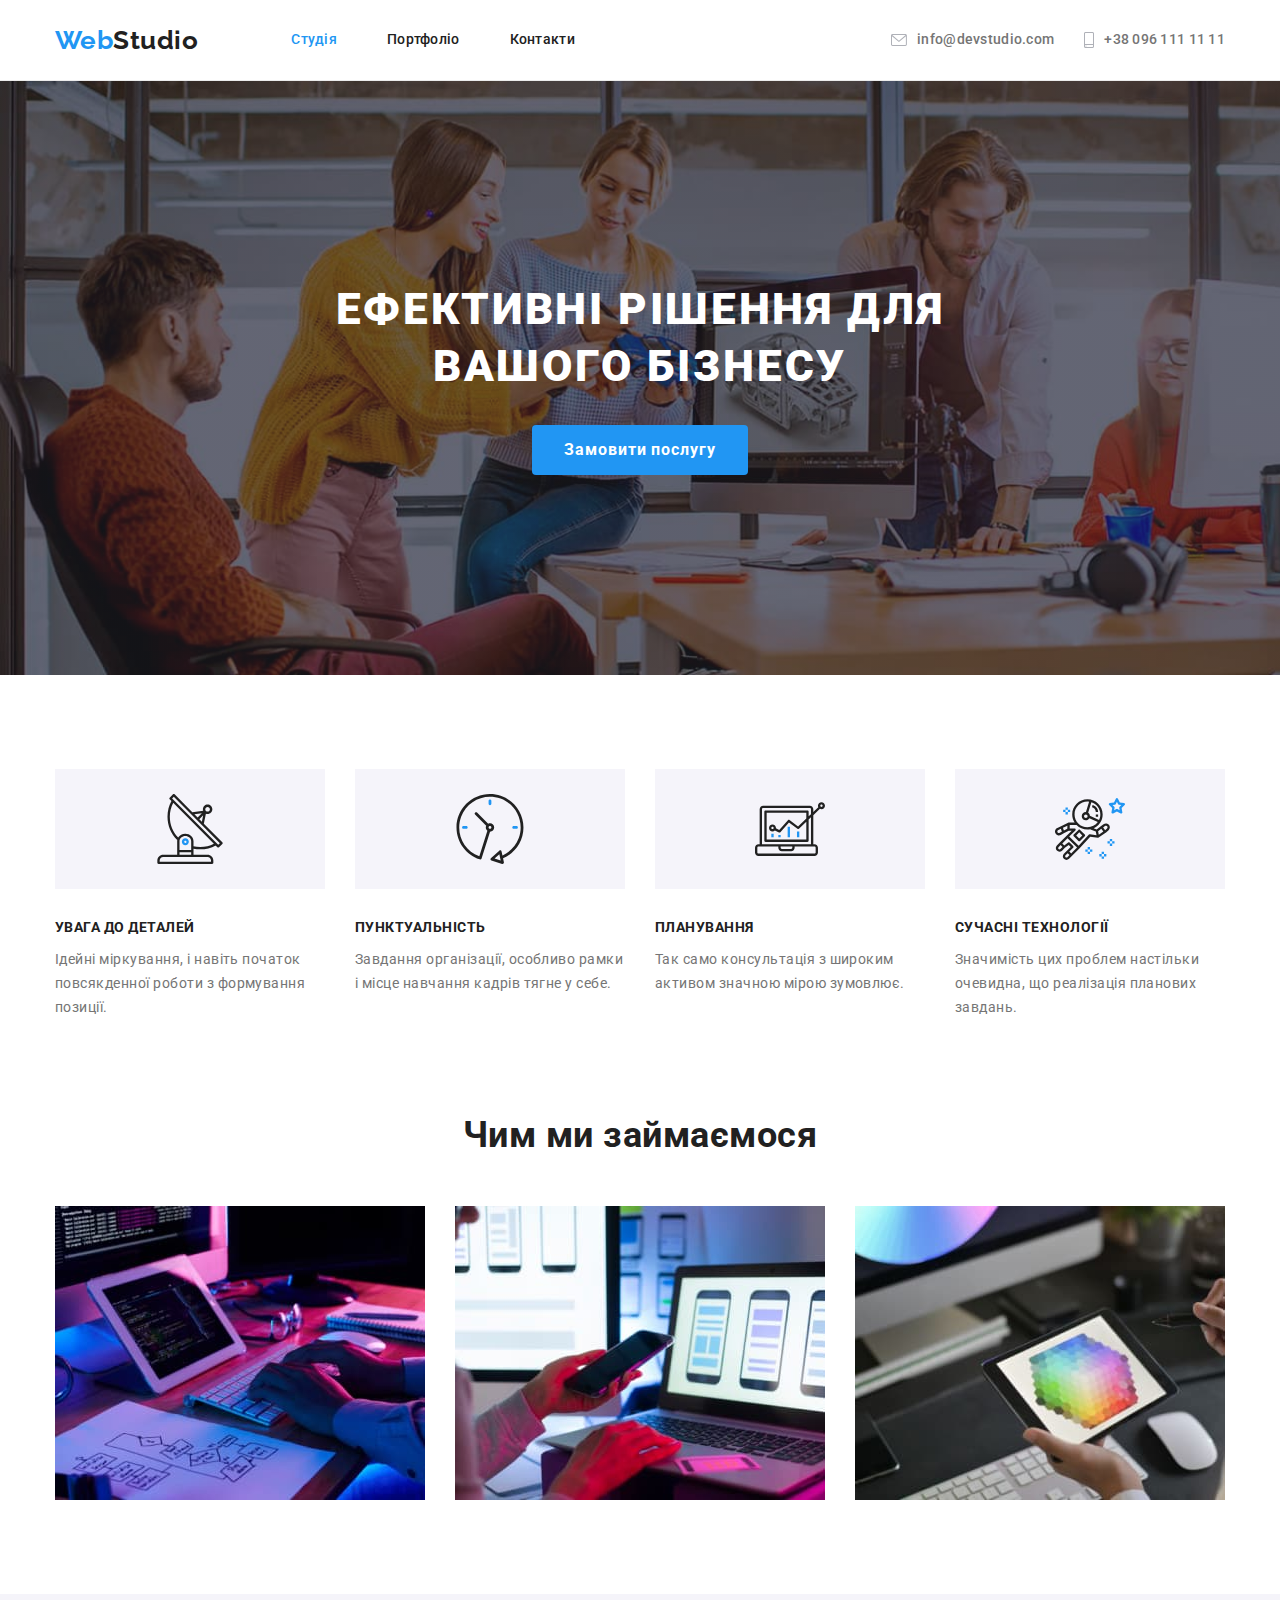
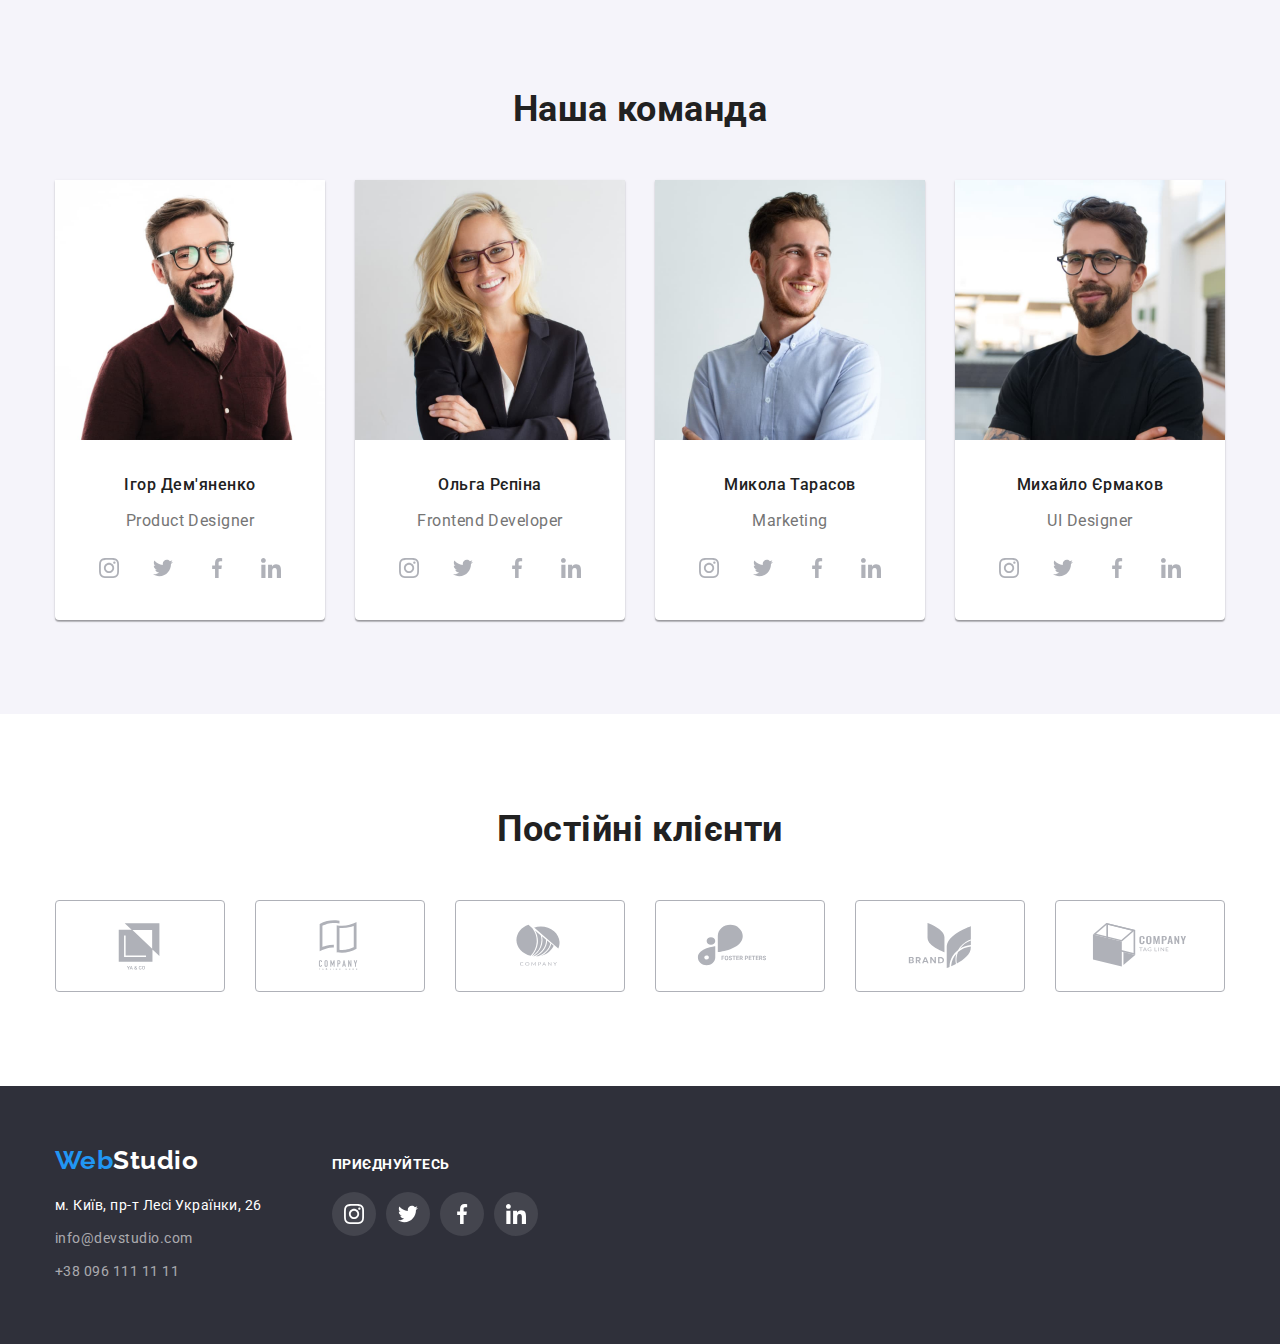
<file: index.html>
<!DOCTYPE html>
<html lang="uk">
<head>
    <meta charset="UTF-8">
    <meta http-equiv="X-UA-Compatible" content="IE=edge">
    <meta name="viewport" content="width=device-width, initial-scale=1.0">
    <title>Студія</title>
    <link 
    href="https://fonts.googleapis.com/css2?family=Raleway:wght@700&family=Roboto:wght@400;500;700;900&display=swap" 
    rel="stylesheet">
    <link
    rel="stylesheet"
    href="https://cdnjs.cloudflare.com/ajax/libs/modern-normalize/0.6.0/modern-normalize.min.css"/>
    <link rel="stylesheet" href="./css/styles.css"/>
</head>
<body>
    <header class="header">
        <div class="container">
            <nav class="main-nav">   
            <a href="./index.html" class="color-logo">Web<span class="logo">Studio</span></a>
            <ul class="site-nav list">
                <li class="item"><a href="./index.html" class="current link">Студія</a></li>
                <li class="item"><a href="./portfolio.html" class="link">Портфоліо</a></li>
                <li class="item"><a href="" class="link">Контакти</a></li>
            </ul>
            <ul class="contact-nav list">
                <li class="item">
                        <a href="mailto:info@devstudio.com" class="link">
                            <svg width="16" height="12"  class="contact-icon">
                            <use href="./images/sprite.svg#envelope"></use>
                        </svg>
                        info@devstudio.com</a>
                </li>
                <li class="item">
                    <a href="tel:+380961111111" class="link">
                    <svg width="10" height="16"  class="contact-icon">
                        <use href="./images/sprite.svg#phone"></use>
                    </svg>+38 096 111 11 11</a>
                </li>
                </ul>
            </nav>
        </div>
        
            
    </header>

    <main>
        <section class="hero section">
            <div class="container">
                <h1 class="hero-title">ЕФЕКТИВНІ РІШЕННЯ ДЛЯ<br> ВАШОГО БІЗНЕСУ</h1>
                <button type="button" class="hero-button">Замовити послугу</button>
            </div>
        </section>
        
            
        <section class="section">
                <div class="container">
                <h2 class="visually-hidden">Наші переваги</h2>
                <ul class="feature-list list">
                    <li class="item">
                        <div class="feature-icon">
                            <svg width="70" height="70">
                                <use href="./images/sprite.svg#antenna"></use>
                            </svg></div>
                        <h3 class="feature-title">УВАГА ДО ДЕТАЛЕЙ</h3>
                        
                        
                        <p class="feature-descript">Ідейні міркування, і навіть початок повсякденної роботи з формування позиції.</p>
                    </li>
                    <li class="item">
                        <div class="feature-icon">
                            <svg width="70" height="70">
                                <use href="./images/sprite.svg#clock"></use>
                            </svg></div>
                        <h3 class="feature-title">ПУНКТУАЛЬНІСТЬ</h3>
                        <p class="feature-descript">Завдання організації, особливо рамки і місце навчання кадрів тягне у себе.</p>
                    </li>
                    <li class="item">
                        <div class="feature-icon">
                            <svg width="70" height="70">
                                <use href="./images/sprite.svg#diagram"></use>
                            </svg></div>
                        <h3 class="feature-title">ПЛАНУВАННЯ</h3>
                        <p class="feature-descript">Так само консультація з широким активом значною мірою зумовлює.</p>
                    </li>
                    <li class="item">
                        <div class="feature-icon">
                            <svg width="70" height="70">
                                <use href="./images/sprite.svg#astronaut"></use>
                            </svg></div>
                        <h3 class="feature-title">СУЧАСНІ ТЕХНОЛОГІЇ</h3>
                        <p class="feature-descript">Значимість цих проблем настільки очевидна, що реалізація планових завдань.</p>
                    </li>
                </ul>
            </div>
            </section>
            
            <section class="activity section">
                <div class="container">
                    <h2 class="section-title">Чим ми займаємося</h2>
                    <ul class="act-list list">
                        <li class="item">
                            <img class="act-item image" src="./images/img_1.jpg" alt="Дослідження" width="370">
                        </li>
                        <li class="item">
                            <img class="act-item image" src="./images/img_2.jpg" alt="Розробка" width="370">
                        </li>
                        <li class="item">
                            <img class="act-item image" src="./images/img_3.jpg" alt="Дизайн" width="370">
                        </li>
                    </ul>  
                </div>
            </section>
    
            
        <section class="team section">
            <div class="container">
                <h2 class="section-title">Наша команда</h2>
                <ul class="member-card list">
                    <li class="item">
                        <img class="image" src="./images/team_1.jpg" alt="Ігор Дем'яненко" width="270">
                        <div class="team-member">
                            <h3 class="name">Ігор Дем'яненко</h3>
                            <p lang="en" class="position">Product Designer</p>
                        <ul class="team-socials list">
                            <li class="social-item">
                                <a href="" class="social-link">
                                    <svg viewBox="0 0 100 100" width="20" height="20" class="social-icon">
                                        <use href="./images/sprite.svg#instagram"></use>
                                    </svg>
                                </a>
                            </li>
                            <li class="social-item">
                                <a href="" class="social-link">
                                    <svg viewBox="0 0 100 100" width="20" height="20" class="social-icon">>
                                        <use href="./images/sprite.svg#twitter"></use>
                                    </svg>
                                </a>
                            </li>
                            <li class="social-item">
                                <a href="" class="social-link">
                                    <svg viewBox="0 0 100 100" width="20" height="20" class="social-icon">>
                                        <use href="./images/sprite.svg#facebook"></use>
                                    </svg>
                                </a>
                            </li>
                            <li class="social-item">
                                <a href="" class="social-link">
                                    <svg viewBox="0 0 100 100" width="20" height="20" class="social-icon">>
                                        <use href="./images/sprite.svg#linkedin"></use>
                                    </svg>
                                </a>
                            </li>
                        </ul>
                    </div>
                    </li>
                    <li class="item">
                        <img class="image" src="./images/team_2.jpg" alt="Ольга Рєпіна" width="270">
                        <div class="team-member">
                            <h3 class="name">Ольга Рєпіна</h3>
                            <p lang="en" class="position">Frontend Developer</p>
                        <ul class="team-socials list">
                            <li class="social-item">
                                <a href="" class="social-link">
                                    <svg viewBox="0 0 100 100" width="20" height="20" class="social-icon">
                                        <use href="./images/sprite.svg#instagram"></use>
                                    </svg>
                                </a>
                            </li>
                            <li class="social-item">
                                <a href="" class="social-link">
                                    <svg viewBox="0 0 100 100" width="20" height="20" class="social-icon">>
                                        <use href="./images/sprite.svg#twitter"></use>
                                    </svg>
                                </a>
                            </li>
                            <li class="social-item">
                                <a href="" class="social-link">
                                    <svg viewBox="0 0 100 100" width="20" height="20" class="social-icon">>
                                        <use href="./images/sprite.svg#facebook"></use>
                                    </svg>
                                </a>
                            </li>
                            <li class="social-item">
                                <a href="" class="social-link">
                                    <svg viewBox="0 0 100 100" width="20" height="20" class="social-icon">>
                                        <use href="./images/sprite.svg#linkedin"></use>
                                    </svg>
                                </a>
                            </li>
                        </ul>
                        </div>
                    </li>
                    <li class="item">
                        <img class="image" src="./images/team_3.jpg" alt="Микола Тарасов" width="270">
                        <div class="team-member">
                            <h3 class="name">Микола Тарасов</h3>
                            <p lang="en" class="position">Marketing</p>
                            <ul class="team-socials list">
                                <li class="social-item">
                                    <a href="" class="social-link">
                                        <svg 
                                        viewBox="0 0 100 100"
                                        width="20" 
                                        height="20" 
                                        class="social-icon">
                                            <use href="./images/sprite.svg#instagram"></use>
                                        </svg>
                                    </a>
                                </li>
                                <li class="social-item">
                                    <a href="" class="social-link">
                                        <svg 
                                        viewBox="0 0 100 100"
                                        width="20" 
                                        height="20"  
                                        class="social-icon">>
                                            <use href="./images/sprite.svg#twitter"></use>
                                        </svg>
                                    </a>
                                </li>
                                <li class="social-item">
                                    <a href="" class="social-link">
                                        <svg 
                                        viewBox="0 0 100 100"
                                        width="20" 
                                        height="20" 
                                        class="social-icon">>
                                            <use href="./images/sprite.svg#facebook"></use>
                                        </svg>
                                    </a>
                                </li>
                                <li class="social-item">
                                    <a href="" class="social-link">
                                        <svg 
                                        viewBox="0 0 100 100"
                                        width="20" 
                                        height="20" 
                                        class="social-icon">>
                                            <use href="./images/sprite.svg#linkedin"></use>
                                        </svg>
                                    </a>
                                </li>
                            </ul>
                        </div>
                    </li>
                    <li class="item">
                        <img class="image" src="./images/team_4.jpg" alt="Михайло Єрмаков" width="270">
                        <div class="team-member">
                            <h3 class="name">Михайло Єрмаков</h3>
                            <p lang="en" class="position">UI Designer</p>
                            <ul class="team-socials list">
                                <li class="social-item">
                                    <a href="" class="social-link">
                                        <svg viewBox="0 0 100 100" width="20" height="20" class="social-icon">
                                            <use href="./images/sprite.svg#instagram"></use>
                                        </svg>
                                    </a>
                                </li>
                                <li class="social-item">
                                    <a href="" class="social-link">
                                        <svg viewBox="0 0 100 100" width="20" height="20" class="social-icon">>
                                            <use href="./images/sprite.svg#twitter"></use>
                                        </svg>
                                    </a>
                                </li>
                                <li class="social-item">
                                    <a href="" class="social-link">
                                        <svg viewBox="0 0 100 100" width="20" height="20" class="social-icon">>
                                            <use href="./images/sprite.svg#facebook"></use>
                                        </svg>
                                    </a>
                                </li>
                                <li class="social-item">
                                    <a href="" class="social-link">
                                        <svg viewBox="0 0 100 100" width="20" height="20" class="social-icon">>
                                            <use href="./images/sprite.svg#linkedin"></use>
                                        </svg>
                                    </a>
                                </li>
                            </ul>
                        </div>
                    </li>
                </ul>
            </div>
        </section>

        <section class="section">
            <div class="container">
                <h2 class="section-title">Постійні клієнти</h2>
                <ul class="clients-list list">
                    <li class="client-item item">
                    <a href="" class="client-link">
                        <svg width="106" height="60" class="client-icon">
                            <use href="./images/sprite.svg#logo1"></use>
                        </svg></a>
                    </li>
                    <li class="client-item item">
                        <a href="" class="client-link">
                            <svg width="106" height="60" class="client-icon">
                                <use href="./images/sprite.svg#logo2"></use>
                            </svg></a>
                    </li>
                <li class="client-item item">
                    <a href="" class="client-link">
                        <svg width="106" height="60" class="client-icon">
                                <use href="./images/sprite.svg#logo3"></use>
                            </svg>
                    </a>
                    </li>
                    <li class="client-item item">
                        <a href="" class="client-link">
                            <svg width="106" height="60" class="client-icon">
                                <use href="./images/sprite.svg#logo4"></use>
                            </svg></a>
                    </li>
                    <li class="client-item item">
                        <a href="" class="client-link">
                            <svg width="106" height="60" class="client-icon">
                                <use href="./images/sprite.svg#logo5"></use>
                            </svg></a>
                    </li>
                    <li class="client-item item">
                        <a href="" class="client-link">
                            <svg width="106" height="60" class="client-icon">
                                <use href="./images/sprite.svg#logo6"></use>
                            </svg></a>
                    </li>
                </ul>
            </div>
        </section> 
    </main>
    <footer class="footer section">
        <div class="container footer-divs">
            <div class="adress-nav">
                <a class="color-logo" href="./index.html">Web<span class="logo">Studio</span></a>
                <address>
                    <ul class="address list">
                        <li class="item"><a href="https://goo.gl/maps/V483SEhrjxkJ5N256" target="_blank"
                                rel="noopener noreferrer nofollow" class="maps link">м. Київ, пр-т Лесі Українки, 26</a>
                        </li>
                        <li class="item"><a href="mailto:info@devstudio.com" class="link">info@devstudio.com</a></li>
                        <li class="item"><a href="tel:+380961111111" class="link">+38 096 111 11 11</a></li>
                    </ul>
                </address>
            </div>
            <div class="footer-nav join">
                <p class="join-title feature-title">ПРИЄДНУЙТЕСЬ</p>
                <ul class="join-list list">
                    <li class="join-item">
                        <a href="" class="join-link link">
                            <svg viewBox="0 0 100 100" width="20" height="20" class="join-icon">
                                <use href="./images/sprite.svg#instagram"></use>
                            </svg>
                        </a>
                    </li>
                    <li class="join join-item">
                        <a href="" class="join-link link">
                            <svg viewBox="0 0 100 100" width="20" height="20" class="join-icon">>
                                <use href="./images/sprite.svg#twitter"></use>
                            </svg>
                        </a>
                    </li>
                    <li class="join join-item">
                        <a href="" class="join-link link">
                            <svg viewBox="0 0 100 100" width="20" height="20" class="join-icon">>
                                <use href="./images/sprite.svg#facebook"></use>
                            </svg>
                        </a>
                    </li>
                    <li class="join join-item">
                        <a href="" class="join-link link">
                            <svg viewBox="0 0 100 100" width="20" height="20" class="join-icon">
                                <use href="./images/sprite.svg#linkedin"></use>
                            </svg>
                        </a>
                    </li>
                </ul>
            </div>
        </div>
    </footer>
</body>
</html>
</file>
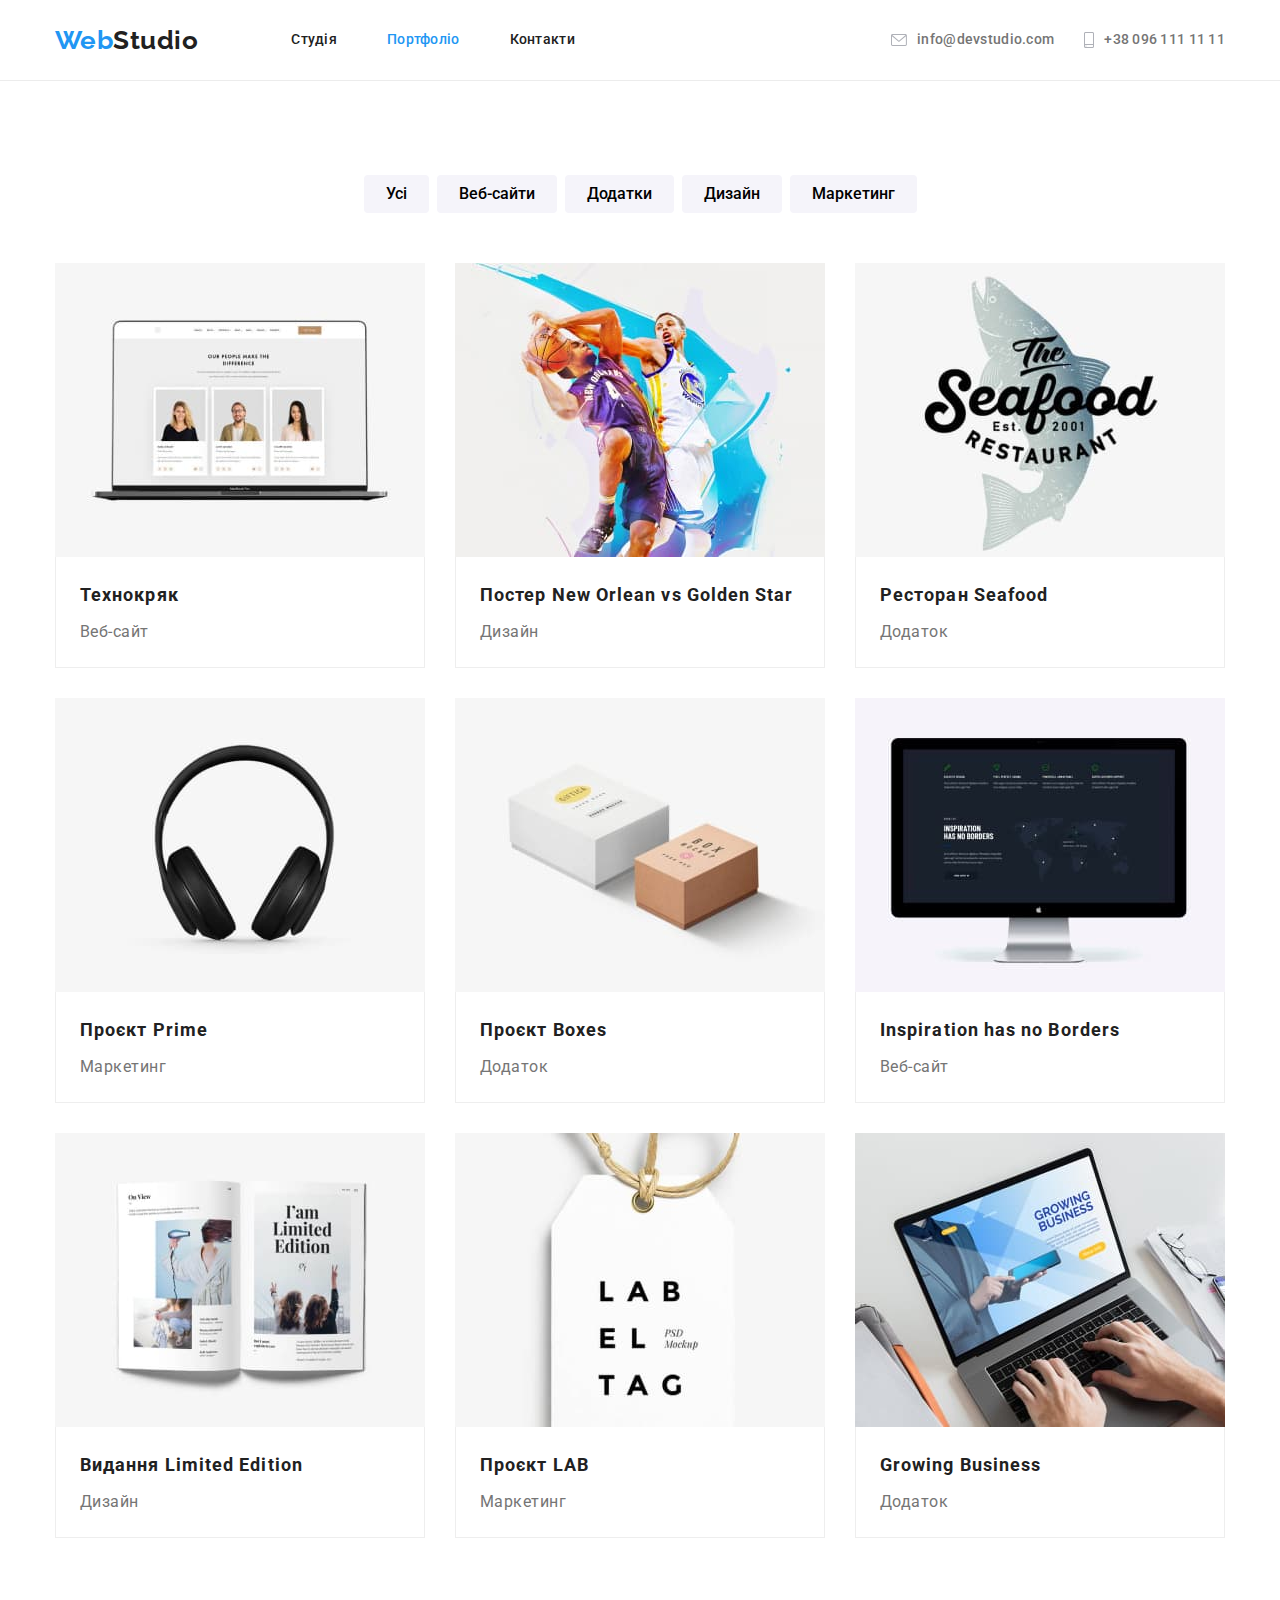
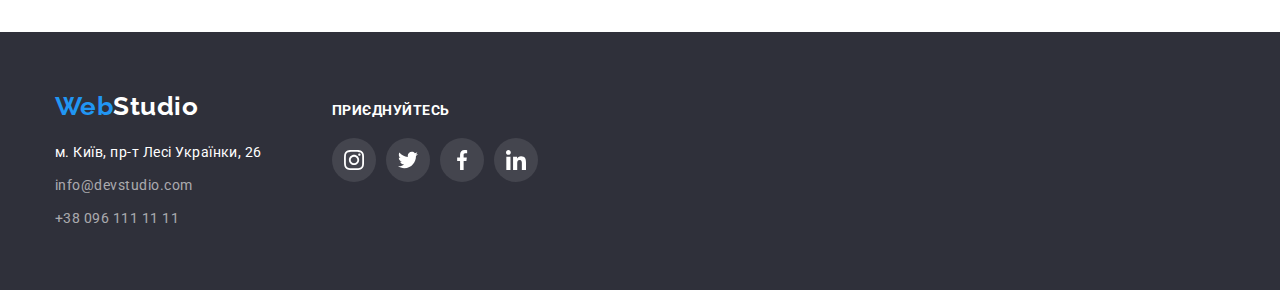
<file: portfolio.html>
<!DOCTYPE html>
<html lang="uk">

<head>
    <meta charset="UTF-8">
    <meta http-equiv="X-UA-Compatible" content="IE=edge">
    <meta name="viewport" content="width=device-width, initial-scale=1.0">
    <title>Студія</title>
    <link
        href="https://fonts.googleapis.com/css2?family=Raleway:wght@700&family=Roboto:wght@400;500;700;900&display=swap"
        rel="stylesheet">
    <link rel="stylesheet"
        href="https://cdnjs.cloudflare.com/ajax/libs/modern-normalize/0.6.0/modern-normalize.min.css" />
    <link rel="stylesheet" href="./css/styles.css"/>
</head>

<body>
    <header class="header">
        <div class="container">
            <nav class="main-nav">
                <a href="./index.html" class="color-logo">Web<span class="logo">Studio</span></a>
                <ul class="site-nav list">
                    <li class="item"><a href="./index.html" class="link">Студія</a></li>
                    <li class="item"><a href="./portfolio.html" class="current link">Портфоліо</a></li>
                    <li class="item"><a href="" class="link">Контакти</a></li>
                </ul>
                <ul class="contact-nav list">
                    <li class="item">
                        <a href="mailto:info@devstudio.com" class="link">
                            <svg width="16" height="12" class="contact-icon">
                                <use href="./images/sprite.svg#envelope"></use>
                            </svg>
                            info@devstudio.com</a>
                    </li>
                    <li class="item">
                        <a href="tel:+380961111111" class="link">
                            <svg width="10" height="16" class="contact-icon">
                                <use href="./images/sprite.svg#phone"></use>
                            </svg>+38 096 111 11 11</a>
                    </li>
                </ul>
            </nav>
        </div>
    </header>

    <main>
        <section class="section">
            <div class="container">
                <h1 class="visually-hidden">Портфоліо</h1>
                <ul class="portfolio-nav list">
                    <li class="filter-buttons">
                        <button type="button" class="btn">Усі</button>
                    </li>
                    <li class="filter-buttons">
                        <button type="button" class="btn">Веб-сайти</button>
                    </li>
                    <li class="filter-buttons">
                        <button type="button" class="btn">Додатки</button>
                    </li>
                    <li class="filter-buttons">
                        <button type="button" class="btn">Дизайн</button>
                    </li>
                    <li class="filter-buttons">
                        <button type="button" class="btn">Маркетинг</button>
                    </li>
                </ul>
                
                <ul class="flex-container projects list">
                    <li class="flex-item">
                        <a href="" class="flex-link link">
                            <img class="image" src="./images/project-1.jpg" alt="Технокряк" width="370">
                            <div class="project-names">
                                <h3 class="title">Технокряк</h3>
                                <p class="title-description">Веб-сайт</p>
                            </div>
                        </a>
                            
                    </li>
                    <li class="flex-item">
                        <a href="" class="flex-link link">
                            <img class="image" src="./images/project-2.jpg" alt="Постер" width="370">
                            <div class="project-names">
                                <h3 class="title">Постер New Orlean vs Golden Star</h3>
                                <p class="title-description">Дизайн</p>
                            </div>
                        </a>
                            
                    </li>
                    <li class="flex-item">
                        <a href="" class="flex-link link">
                            <img class="image" src="./images/project-3.jpg" alt="ресторан" width="370">
                            <div class="project-names">
                                <h3 class="title">Ресторан Seafood</h3>
                                <p class="title-description">Додаток</p>
                            </div>
                        </a>
                        
                    </li>
                    <li class="flex-item">
                        <a href="" class="flex-link link">
                            <img class="image" src="./images/project-4.jpg" alt="проект" width="370">
                            <div class="project-names">
                                <h3 class="title">Проєкт Prime</h3>
                                <p class="title-description">Маркетинг</p>
                            </div>
                        </a>
                    </li>
                    <li class="flex-item">
                        <a href="" class="flex-link link">
                            <img class="image" src="./images/project-5.jpg" alt="коробки" width="370">
                            <div class="project-names">
                                <h3 class="title">Проєкт Boxes</h3>
                                <p class="title-description">Додаток</p>
                            </div>
                        </a>
                        
                    </li>
                    <li class="flex-item">
                        <a href="" class="flex-link link">
                            <img class="image" src="./images/project-6.jpg" alt="веб-сайт" width="370">
                            <div class="project-names">
                                <h3 class="title">Inspiration has no Borders</h3>
                                <p class="title-description">Веб-сайт</p>
                            </div>
                        </a>
                        
                    </li>
                    <li class="flex-item">
                        <a href="" class="flex-link link">
                            <img class="image" src="./images/project-7.jpg" alt="поліграфія" width="370">
                            <div class="project-names">
                                <h3 class="title">Видання Limited Edition</h3>
                                <p class="title-description">Дизайн</p>
                            </div>
                        </a>
                    </li>
                    <li class="flex-item">
                        <a href="" class="flex-link link">
                            <img class="image" src="./images/project-8.jpg" alt="рекламні матеріали" width="370">
                            <div class="project-names">
                                <h3 class="title">Проєкт LAB</h3>
                                <p class="title-description">Маркетинг</p>
                            </div>
                        </a>
                        
                    </li>
                    <li class="flex-item">
                        <a href="" class="flex-link link">
                            <img class="image" src="./images/project-9.jpg" alt="додаток" width="370">
                            <div class="project-names">
                                <h3 class="title">Growing Business</h3>
                                <p class="title-description">Додаток</p>
                            </div>
                        </a>    
                    </li>
                </ul>
            </div>
        </section>
    </main>

    <footer class="footer section">
        <div class="container footer-divs">
            <div class="adress-nav">
                <a class="color-logo" href="./index.html">Web<span class="logo">Studio</span></a>
                <address>
                    <ul class="address list">
                        <li class="item"><a href="https://goo.gl/maps/V483SEhrjxkJ5N256" target="_blank"
                                rel="noopener noreferrer nofollow" class="maps link">м. Київ, пр-т Лесі Українки, 26</a>
                        </li>
                        <li class="item"><a href="mailto:info@devstudio.com" class="link">info@devstudio.com</a></li>
                        <li class="item"><a href="tel:+380961111111" class="link">+38 096 111 11 11</a></li>
                    </ul>
                </address>
            </div>
            <div class="footer-nav join">
                <h2 class="join-title feature-title">ПРИЄДНУЙТЕСЬ</h2>
                <ul class="join-list list">
                    <li class="join-item">
                        <a href="" class="join-link link">
                            <svg viewBox="0 0 100 100" width="20" height="20" class="join-icon">
                                <use href="./images/sprite.svg#instagram"></use>
                            </svg>
                        </a>
                    </li>
                    <li class="join join-item">
                        <a href="" class="join-link link">
                            <svg viewBox="0 0 100 100" width="20" height="20" class="join-icon">>
                                <use href="./images/sprite.svg#twitter"></use>
                            </svg>
                        </a>
                    </li>
                    <li class="join join-item">
                        <a href="" class="join-link link">
                            <svg viewBox="0 0 100 100" width="20" height="20" class="join-icon">>
                                <use href="./images/sprite.svg#facebook"></use>
                            </svg>
                        </a>
                    </li>
                    <li class="join join-item">
                        <a href="" class="join-link link">
                            <svg viewBox="0 0 100 100" width="20" height="20" class="join-icon">>
                                <use href="./images/sprite.svg#linkedin"></use>
                            </svg>
                        </a>
                    </li>
                </ul>
            </div>
        </div>
    </footer>
</body>
</html>
</file>
<file: css/styles.css>
:root {
    --primary-text-color: #212121;
    --secondary-text-color: #757575;
    --accent-color: #2196F3;
    --accent-color-active: #188CE8;
    --primary-white-color: #FFFFFF;
    --light-gray-color: #F5F4FA;
    --dark-gray-color:  #2F303A;
    --white-color-60transp: #FFFFFF99; 
    --social-icons-grey: #afb1b8; 
}

body {
        font-family: Roboto, sans-serif;
        font-weight: 400;
        background-color: var(--primary-white-color);
        color: var(--primary-text-color);
        letter-spacing: 0.03em;
        font-style: normal;
        text-decoration: none; 
}

.image {
    display: block;
    width: 100%;
}

.visually-hidden {
    position: absolute;
    white-space: nowrap;
    width: 1px;
    height: 1px;
    overflow: hidden;
    border: 0;
    padding: 0;
    clip: rect(0 0 0 0);
    clip-path: inset(50%);
    margin: -1px;
}

.list {
    list-style: none;
    text-decoration: none;
    padding: 0;
    margin: 0;
}

h1,
h2,
h3,
h4,
h5,
h6,
p {
    margin-top: 0;
    margin-bottom: 0;
}

.container {
    margin-left: auto;
    margin-right: auto;
    width: 1200px;
    padding: 0 15px;
}

.section {
    padding-top: 94px;
    padding-bottom: 94px
}

.logo,
.color-logo {
    color: var(--primary-text-color);
    font-family: 'Raleway', sans-serif;
    font-weight: 700;
    font-size: 26px;
    line-height: 1.1;
    text-decoration: none;
}

.color-logo {
    color: var(--accent-color)
}

.footer .logo {
    color: var(--primary-white-color)
}

.main-nav {
    display: flex;
    align-items: center;
    justify-content: start;
}


.header {
    border-bottom: 1px solid #ECECEC;
}

.site-nav .link {
    display: block;
    padding-top: 32px;
    padding-bottom: 32px;

    color: var(--primary-text-color);
    font-weight: 500;
    font-size: 14px;
    line-height: 1.14;
    letter-spacing: 0.02em;
    text-decoration: none; 
}


.site-nav {
    display: flex;
    margin-left: 93px;
}

.site-nav .item:not(:first-child) {
    margin-left: 50px;
}

.contact-nav {
    display: flex;
    margin-left: auto;
    align-items: center;
    gap: 30px;

}
.contact-icon {
    fill: var(--social-icons-grey);
    align-items: center;
    justify-content: center;
}

.contact-nav .link {
    display: flex;
    text-decoration: none;
}

.contact-nav .link + .link {
    margin-left: 50px;
}

.contact-nav .link {
    display: flex;
    color: var(--secondary-text-color);
    text-decoration: none;
    font-weight: 500;
    font-size: 14px;
    line-height: 1.14;
    letter-spacing: 0.02em;
    align-items: center;
    gap: 10px;
    
}
.address .link:hover,
.address .link:focus,
.site-nav .link:hover,
.site-nav .link:focus,
.site-nav .link.current,
.contact-nav .link:hover,
.contact-nav .link:focus {
  color: var(--accent-color);
}

.contact-nav .link:hover svg,
.contact-nav .link:focus svg {
    fill: currentColor;
}

.hero {
    max-width: 1600px;
    background-color: var(--dark-gray-color);
    background-image: linear-gradient(rgba(47, 48, 58, 0.4),rgba(47, 48, 58, 0.4)),
                                       url(../images/background.jpg);
    background-size: cover;
    background-repeat: no-repeat;
    text-align: center;
    padding-bottom: 200px;
    padding-top: 200px;
    margin: 0 auto;
}

.hero-title { 
    color: var(--primary-white-color);
    font-weight: 900;
    font-size: 44px;
    line-height: 1.3;
    letter-spacing: 0.06em;
    margin-bottom: 30px;
}

.hero-button {
    padding: 10px 32px;
    min-width: 216px;
    font-family: inherit;
    color: var(--primary-white-color);
    background-color: var(--accent-color);
    font-weight: 700;
    font-size: 16px;
    line-height: 1.88;
    letter-spacing: 0.06em; 
    border-radius: 4px;
    cursor: pointer;
    border: 0;
}   


.hero-button:hover,
.hero-button:active {
    background-color: var(--accent-color-active);
}

.feature-list {
    display: flex;
}

.feature-icon {
    display: flex;
    height: 120px;
    align-items: center;
    justify-content: center;
    background-color: var(--light-gray-color);
    margin-bottom: 30px;
}

.feature-list .item {
    width: calc((100% - 90px) / 4);
    margin-right: 30px;
    
}
.feature-list .item:last-child {
    margin-right: 0px;
}

.feature-title {
    font-weight: 700;
    font-size: 14px;
    line-height: 1.1428;
    margin-bottom: 13px;
    
}
   
.feature-descript {
    color: var(--secondary-text-color);
    font-size: 14px;
    line-height: 1.71;
}

.team .name {
    font-weight: 500;
    font-size: 16px;
    line-height: 1.9;
}

.section-title {
    font-weight: 700;
    font-size: 36px;
    line-height: 1.1666;
    text-align: center;
    margin-bottom: 50px;
}

.activity {
    align-items: center;
    margin-left: auto;
    margin-right: auto;
}

 .section.activity {
     padding-top: 0;
 }

.activity .section-title {
    margin-bottom: 50px;
    padding-top: 0;
}

.act-list {
    display: flex;
    flex-wrap: wrap;
}

.act-list .item {
    margin-right: 30px;
}

.act-list .item:last-child {
    margin-right: 0;
}

.team {
    background-color: var(--light-gray-color);
    margin-left: auto;
    margin-right: auto;  
}

.team .position {
    color: var(--secondary-text-color);
    font-size: 16px;
    line-height: 1.187;
    margin-bottom: 16px;
}

.team-member {
    padding-top: 30px;
    padding-bottom: 30px;
}

.name {
    margin-bottom: 10px;
}

.member-card {
    display: flex;
    justify-content: center;

}

.member-card .item {
    width: calc((100% - 90px) / 4);
    margin-right: 30px;
    display: inline-block;
    background-color: var(--primary-white-color);
    border-radius: 0px 0px 4px 4px;
    text-align: center;
    box-shadow: 0px 1px 3px rgba(0, 0, 0, 0.12),
                0px 1px 1px rgba(0, 0, 0, 0.14),
                0px 2px 1px rgba(0, 0, 0, 0.2);
}

.member-card .item:last-child {
    margin-right: 0;
}

.team-socials {
    display: flex;
    justify-content: center;
}

.social-item {
    align-items: center;
}

.social-item:not(:first-child) {
    margin-left: 10px;
}

.social-link {
    width: 44px;
    height: 44px;
    background: var(--primary-white-color);
    border-radius: 50%;
    display: flex;
    align-items: center;
    justify-content: center;
}

.social-icon {
    fill: var(--social-icons-grey)
}

.social-link:hover,
.social-link:focus {
    background-color: var(--accent-color);
}

.social-link:hover svg,
.social-link:focus svg {
    fill: var(--primary-white-color)
}

.clients-list {
    display: flex;

}

.client-item {
    width: calc((100% - 150px) / 6);
    height: 92px;
    justify-content: center;
    display: flex;
    align-items: center;
    background-color: var(--primary-white-color);

}
.client-item:not(:first-child){
    margin-left: 30px;
}

.client-link {
    display: flex;
    width: 100%;
    height: 100%;
    align-items: center;
    justify-content: center;
    border: 1px solid var(--social-icons-grey);
    border-radius: 4px;
   
}

.client-icon {
    fill: var(--social-icons-grey);
    display: flex;
    align-items: center;
    justify-content: center; 

}

.client-link:hover svg,
.client-link:focus svg {
    fill: var(--accent-color);
}
.client-link:hover,
.client-link:focus {
    border-color: var(--accent-color);
}

.filter-buttons {
    margin-right: 8px;   
}

.btn {
    display: inline-block;
    font-family: 'Roboto', sans-serif;
    background-color: var(--light-gray-color);
    font-weight: 500;
    font-size: 16px;
    line-height: 1.62;
    text-align: center;
    cursor: pointer;
    padding: 6px 22px;
    border-radius: 4px;
    border: 0;
}

.btn:hover,
.btn:focus {
    color: var(--primary-white-color);
    background-color: var(--accent-color);
    box-shadow: 0px 3px 1px rgba(0, 0, 0, 0.1),
                0px 1px 2px rgba(0, 0, 0, 0.08),
                0px 2px 2px rgba(0, 0, 0, 0.12);
 }

.filter-buttons:last-child {
    margin-right: 0;
}

.title-description {
    font-size: 16px;
    line-height: 1.88;
    color: var(--secondary-text-color);
}


.project-names .title {
    font-weight: 700;
    font-size: 18px;
    line-height: 2;
    letter-spacing: 0.06em;
    margin-bottom: 4px;
    color: var(--primary-text-color);
}

.footer {
    background-color: var(--dark-gray-color); 
    padding-top: 60px;
    padding-bottom: 60px;
    display: flex;
}

.address .link {
    display: inline-block;
    font-style: normal;
    color:var(--white-color-60transp);
    font-weight: 400;
    font-size: 14px;
    line-height: 1.71;
    text-decoration: none;
}


.portfolio-nav {
    display: flex;
    align-items: center;
    justify-content: center;
    margin-bottom: 50px;
}
         

.flex-container {
    display: flex;
    flex-wrap: wrap;
}
 
.flex-link {
    display: block;
    text-decoration: none;
}
.project-names {
    padding-top: 20px;
    padding-bottom: 20px;
    padding-left: 24px;
    padding-right: 24px;
    border: 1px solid rgba(238, 238, 238, 1);
    border-top: 0;
}


.flex-container .flex-item {
    width: calc((100% - 60px) / 3);
    margin-right: 30px;
    margin-bottom: 30px;
}

 
.flex-container .flex-item:nth-child(3n){
    margin-right: 0;
}

.flex-container .flex-item:nth-last-child(-n + 3) {
    margin-bottom: 0;
}

.flex-link:hover,
.flex-link:focus {
    box-shadow: 0px 1px 1px rgba(0, 0, 0, 0.12),
                0px 4px 4px rgba(0, 0, 0, 0.06),
                1px 4px 6px rgba(0, 0, 0, 0.16);
}


.footer .color-logo {
    display: inline-block;
    margin-bottom: 20px;
}
.footer-nav {
    display: inline-block;
    margin-left: 70px;
    
}

.address .maps {
    font-style: normal;
    color: var(--primary-white-color);
    text-decoration: none;
    font-weight: 400;
    font-size: 14px;
    line-height: 1.71;
}

.address .item:not(:last-child) {
    margin-bottom: 9px;
}

.footer-divs {
    display: flex;
    align-items: baseline;
}
.join-title {
    display: flex;
    margin-bottom: 20px;
    align-items: center;
    justify-content: start;
    color: var(--primary-white-color);
    margin-bottom: 20px;
}

.join-link {
    width: 100%;
    height: 100%;
    background: rgba(255, 255, 255, 0.1);
    ;
    border-radius: 50%;
    display: flex;
    align-items: center;
    justify-content: center;
}

.join-item {
    width: calc((100% - 30) / 4);
    width: 44px;
    height: 44px;
}

.join-icon {
    fill: var(--primary-white-color)
}

.join-link:hover,
.join-link:focus {
    background-color: var(--accent-color);
}

.join-link:hover svg,
.join-link:focus svg {
    fill: var(--primary-white-color)
}

.join-list {
    display: flex;
    justify-content: center;
    align-items: center;
    grid-template: 10px;

}

.join-item:not(:first-child) {
    margin-left: 10px;
}
</file>
